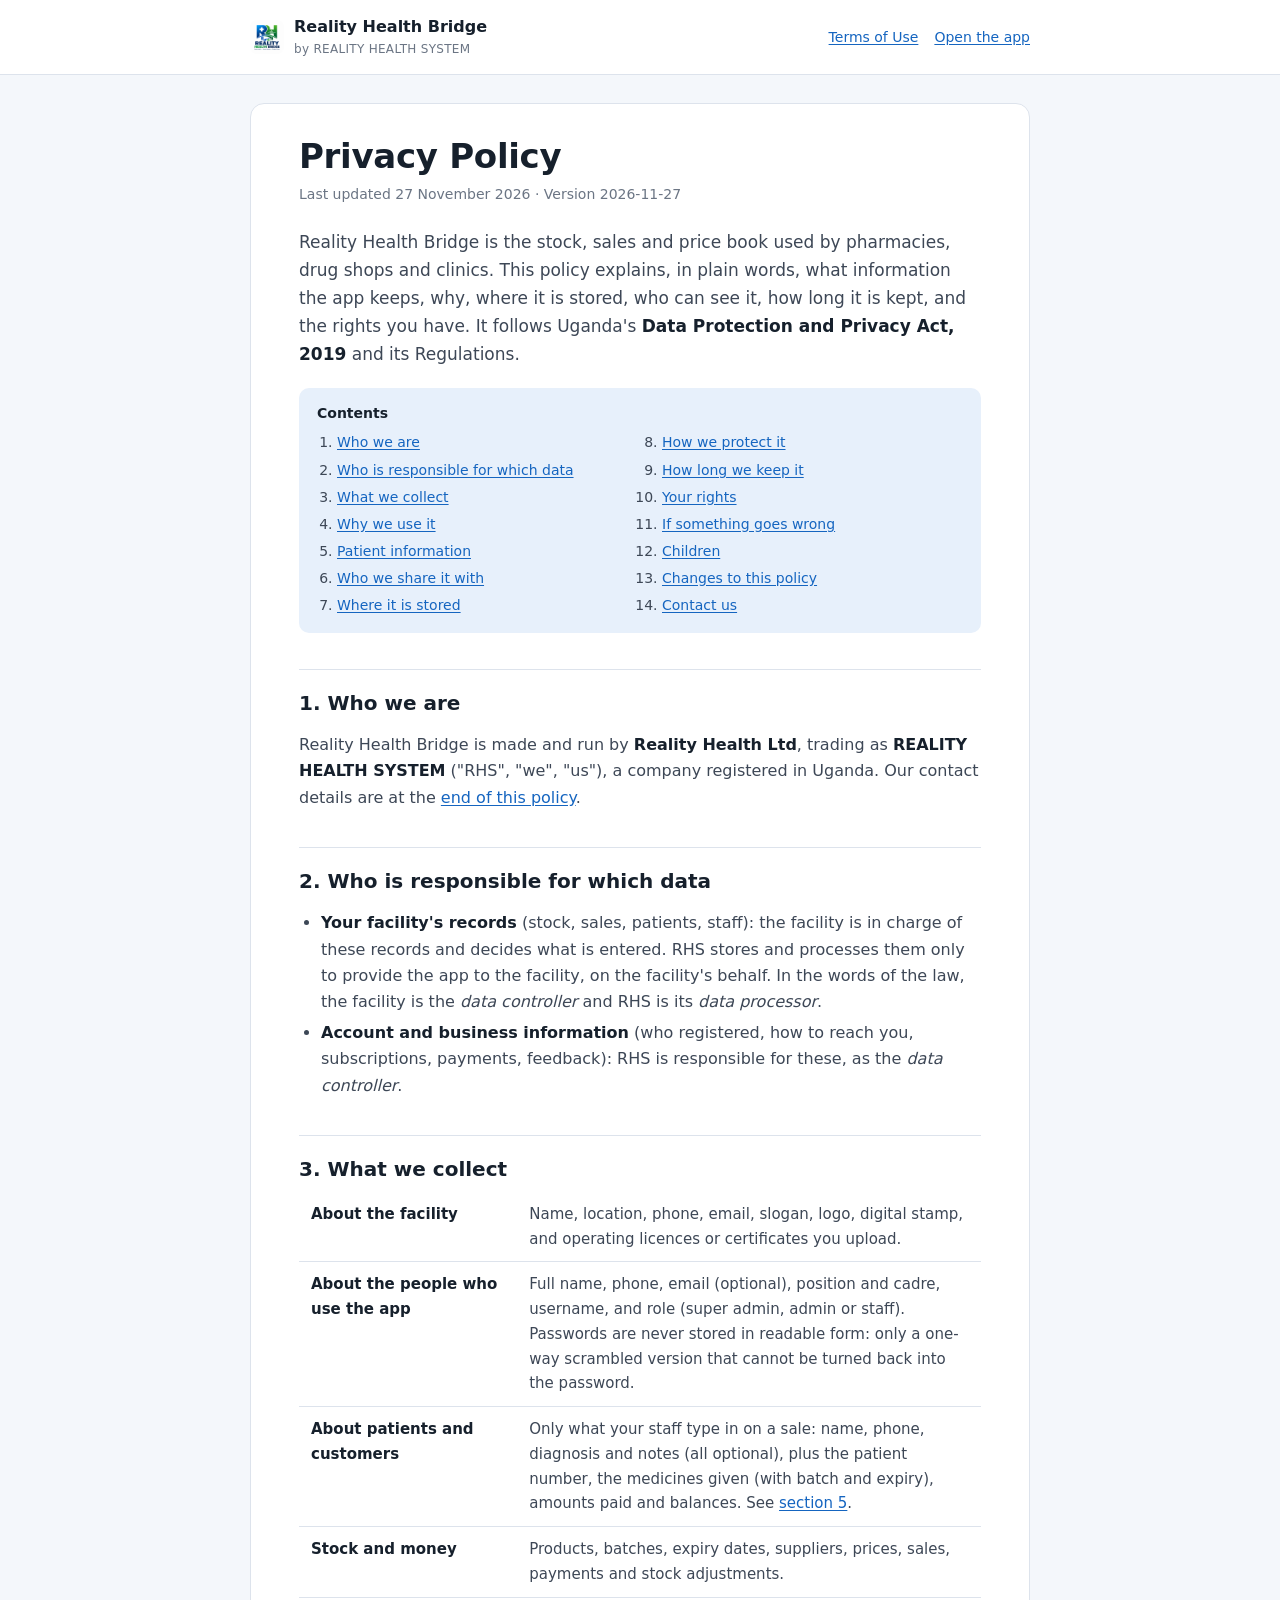
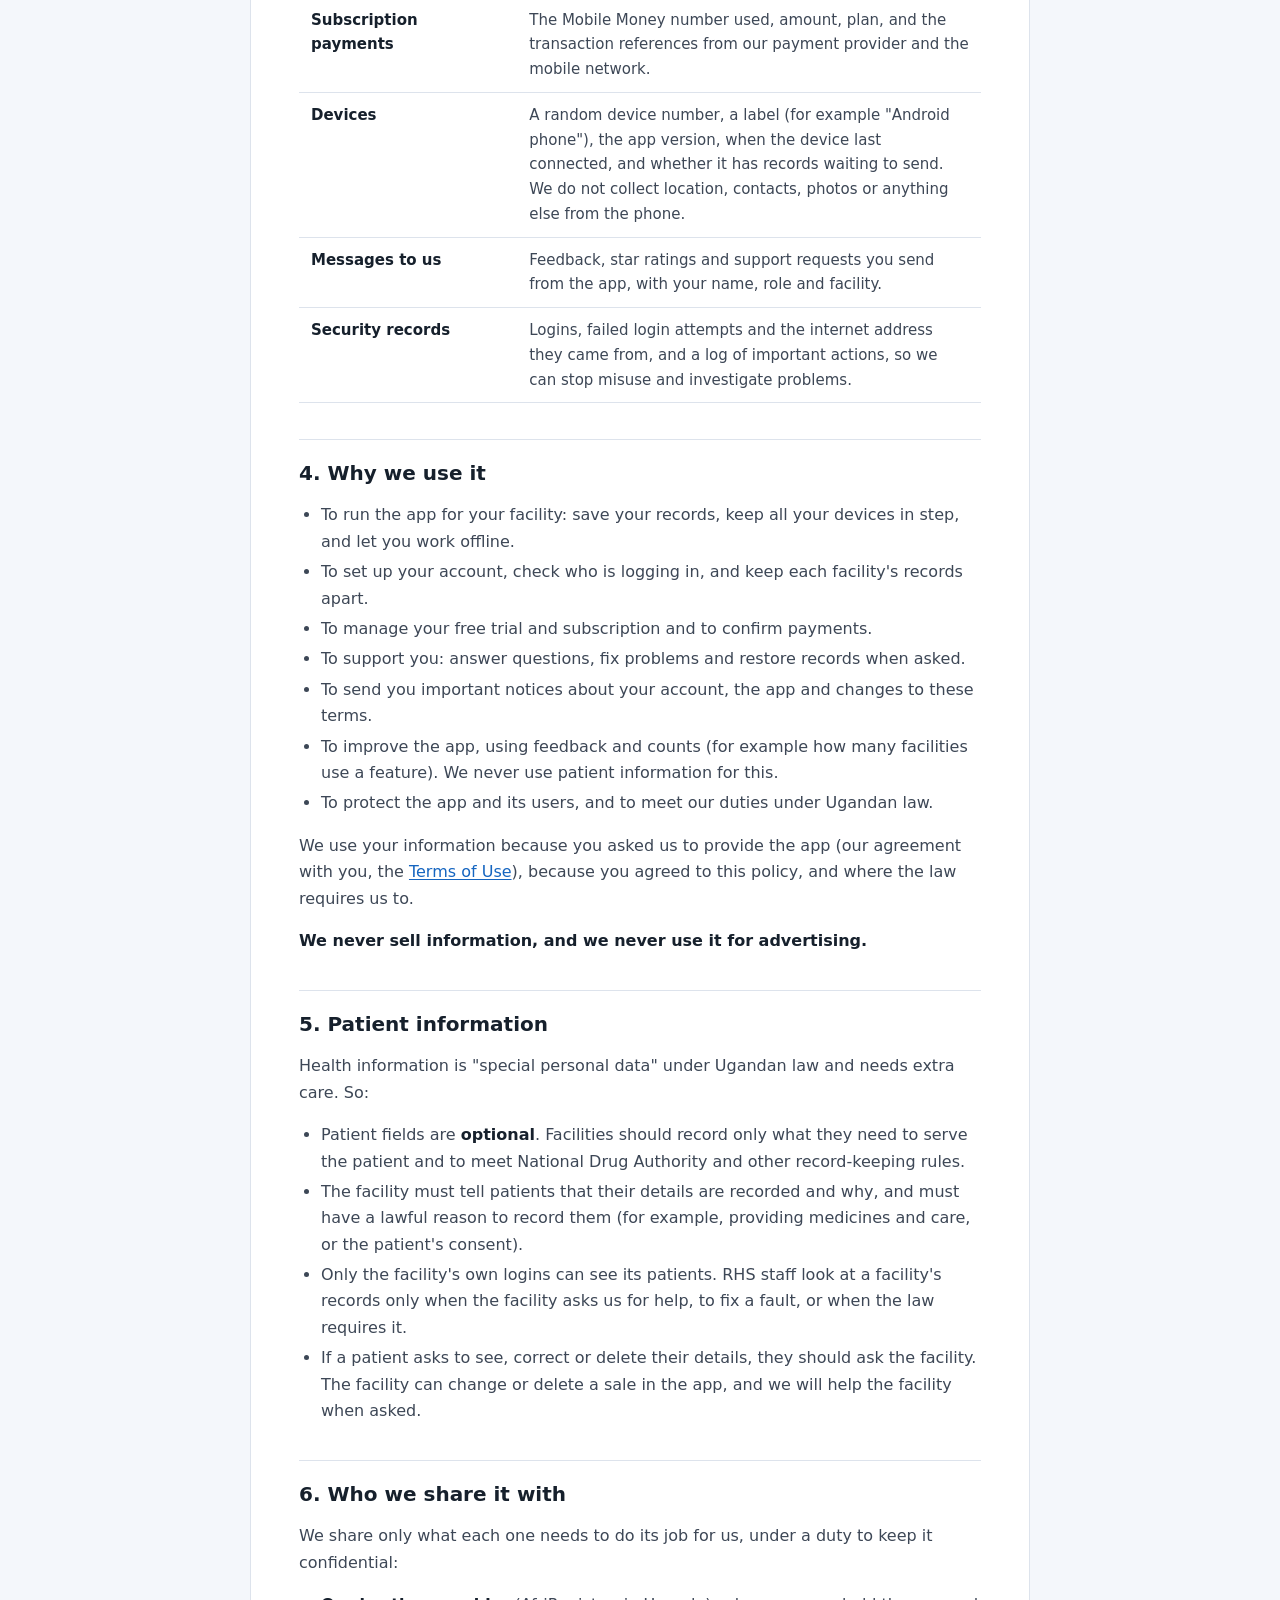
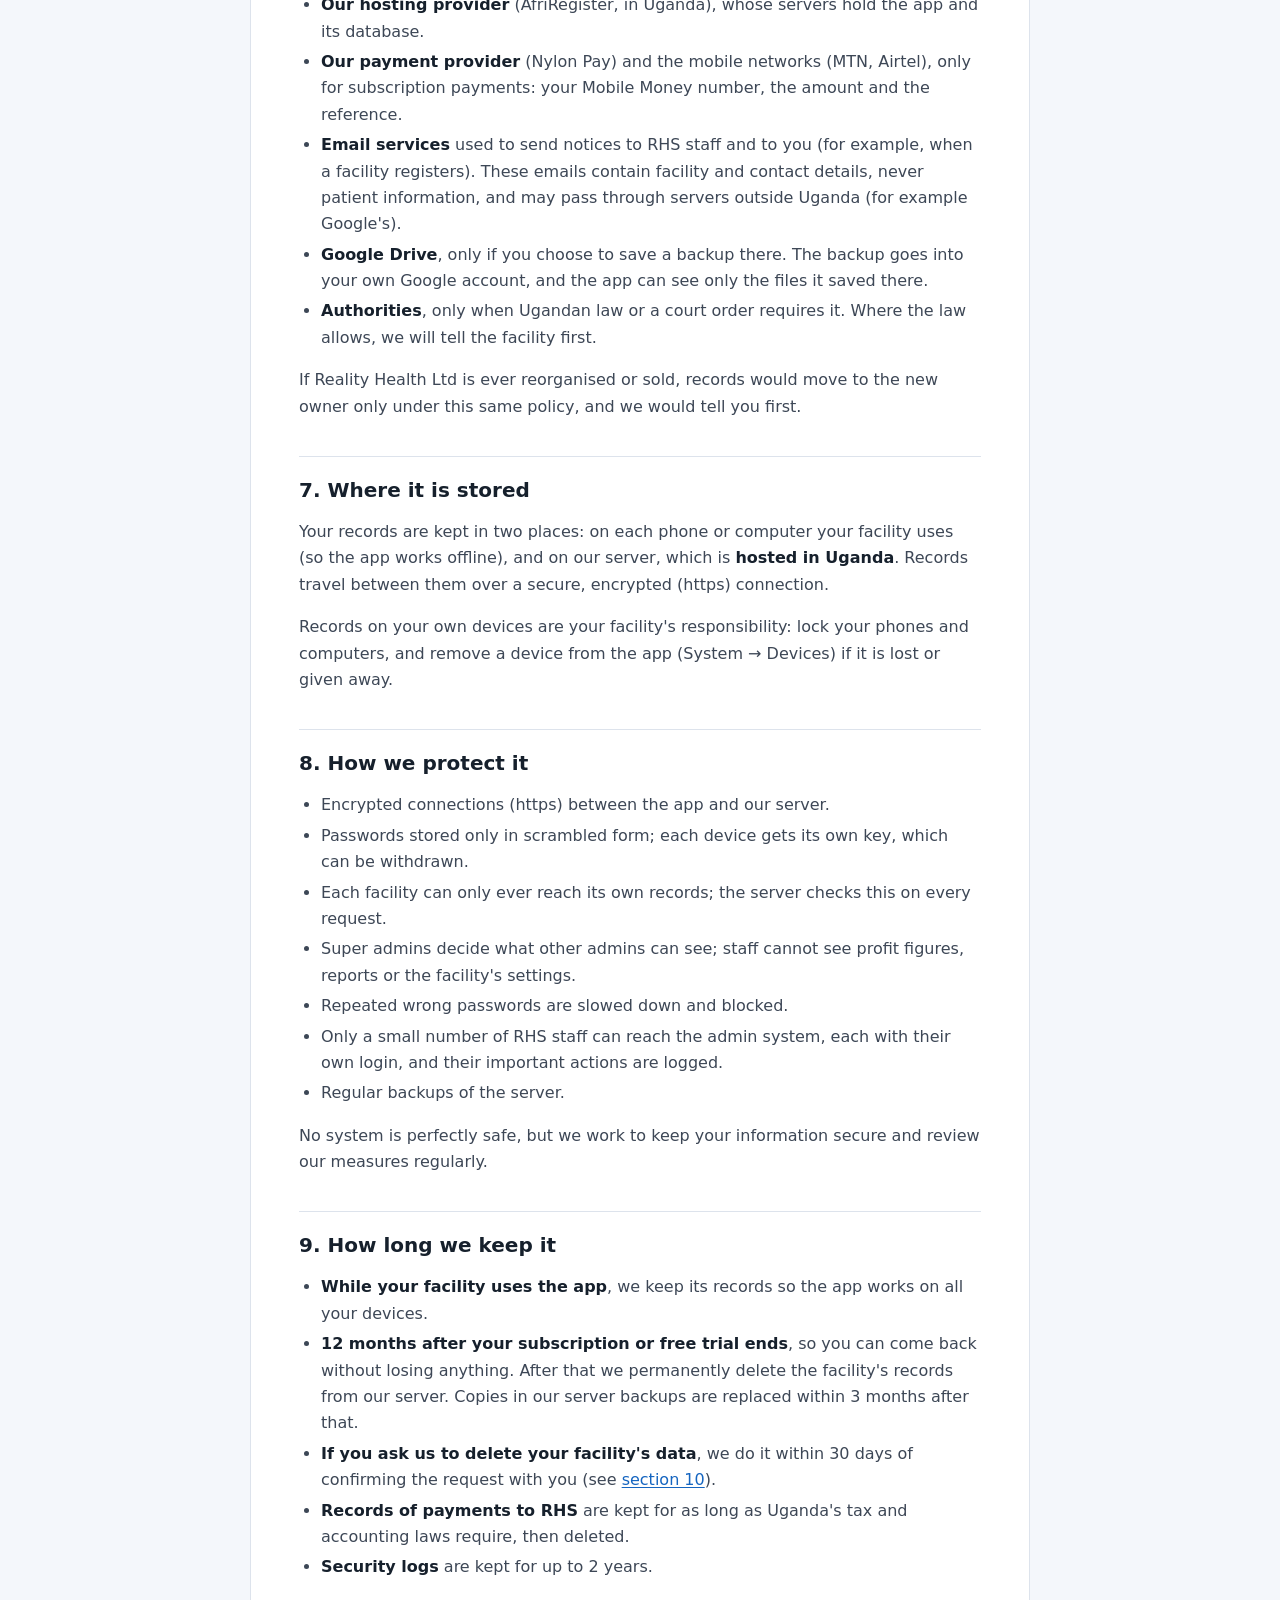
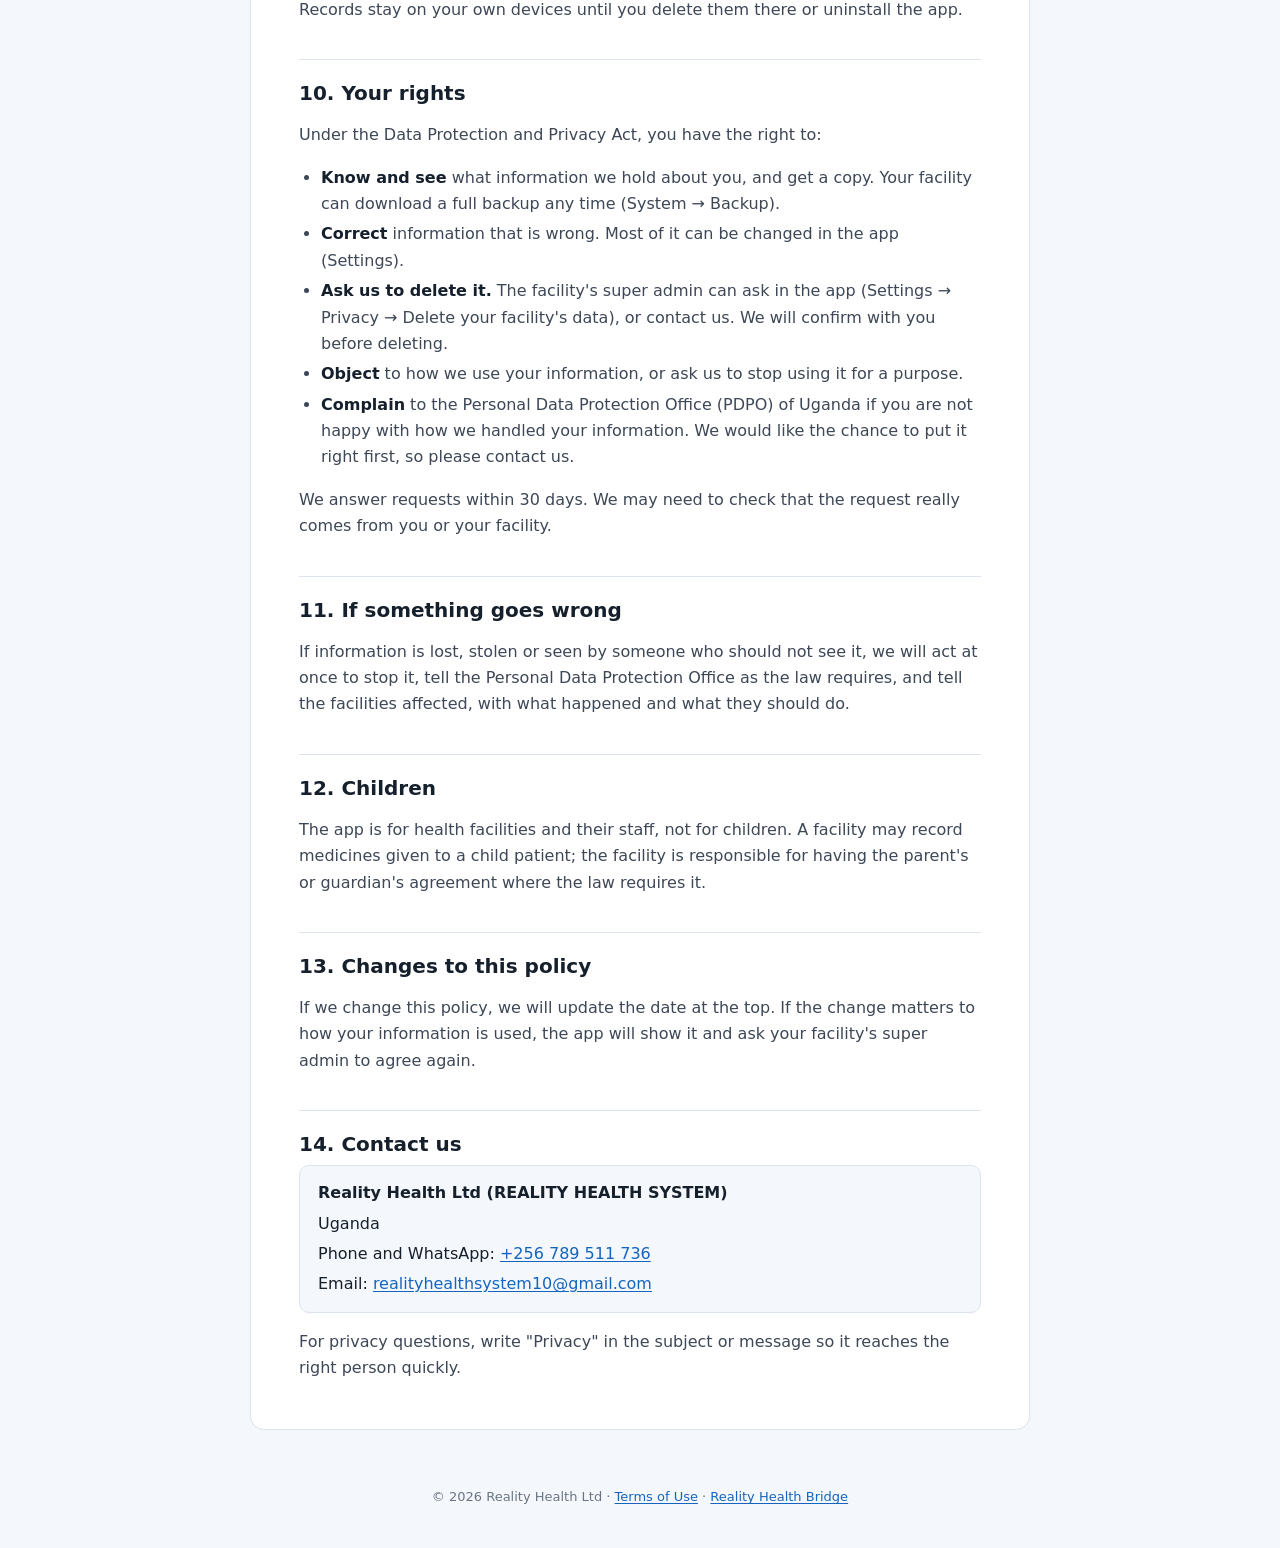
<file: RealityHealthBridge-WebHost/privacy.html>
<!doctype html>
<html lang="en">
<head>
<meta charset="utf-8">
<meta name="viewport" content="width=device-width, initial-scale=1">
<title>Privacy Policy · Reality Health Bridge</title>
<meta name="description" content="How Reality Health Ltd collects, uses, stores and protects information in Reality Health Bridge.">
<link rel="icon" type="image/png" href="assets/img/logo.png">
<link rel="stylesheet" href="css/legal.css">
</head>
<body>
<header class="lg-top">
  <div class="lg-top-in">
    <a class="lg-brand" href="./"><img src="assets/img/logo.png" alt=""><span>Reality Health Bridge<small>by REALITY HEALTH SYSTEM</small></span></a>
    <nav aria-label="Legal pages"><a href="terms.html">Terms of Use</a><a href="./">Open the app</a></nav>
  </div>
</header>

<main>
<article class="lg-paper">
  <h1>Privacy Policy</h1>
  <p class="lg-meta">Last updated 27 November 2026 · Version 2026-11-27</p>

  <p class="lg-lead">Reality Health Bridge is the stock, sales and price book used by pharmacies, drug shops and clinics. This policy explains, in plain words, what information the app keeps, why, where it is stored, who can see it, how long it is kept, and the rights you have. It follows Uganda's <strong>Data Protection and Privacy Act, 2019</strong> and its Regulations.</p>

  <nav class="lg-toc" aria-label="Contents">
    <strong>Contents</strong>
    <ol>
      <li><a href="#who">Who we are</a></li>
      <li><a href="#roles">Who is responsible for which data</a></li>
      <li><a href="#what">What we collect</a></li>
      <li><a href="#why">Why we use it</a></li>
      <li><a href="#patients">Patient information</a></li>
      <li><a href="#share">Who we share it with</a></li>
      <li><a href="#where">Where it is stored</a></li>
      <li><a href="#security">How we protect it</a></li>
      <li><a href="#keep">How long we keep it</a></li>
      <li><a href="#rights">Your rights</a></li>
      <li><a href="#breach">If something goes wrong</a></li>
      <li><a href="#children">Children</a></li>
      <li><a href="#changes">Changes to this policy</a></li>
      <li><a href="#contact">Contact us</a></li>
    </ol>
  </nav>

  <h2 id="who">1. Who we are</h2>
  <p>Reality Health Bridge is made and run by <strong>Reality Health Ltd</strong>, trading as <strong>REALITY HEALTH SYSTEM</strong> ("RHS", "we", "us"), a company registered in Uganda. Our contact details are at the <a href="#contact">end of this policy</a>.</p>

  <h2 id="roles">2. Who is responsible for which data</h2>
  <ul>
    <li><strong>Your facility's records</strong> (stock, sales, patients, staff): the facility is in charge of these records and decides what is entered. RHS stores and processes them only to provide the app to the facility, on the facility's behalf. In the words of the law, the facility is the <em>data controller</em> and RHS is its <em>data processor</em>.</li>
    <li><strong>Account and business information</strong> (who registered, how to reach you, subscriptions, payments, feedback): RHS is responsible for these, as the <em>data controller</em>.</li>
  </ul>

  <h2 id="what">3. What we collect</h2>
  <table class="lg-table">
    <tr><th>About the facility</th><td>Name, location, phone, email, slogan, logo, digital stamp, and operating licences or certificates you upload.</td></tr>
    <tr><th>About the people who use the app</th><td>Full name, phone, email (optional), position and cadre, username, and role (super admin, admin or staff). Passwords are never stored in readable form: only a one-way scrambled version that cannot be turned back into the password.</td></tr>
    <tr><th>About patients and customers</th><td>Only what your staff type in on a sale: name, phone, diagnosis and notes (all optional), plus the patient number, the medicines given (with batch and expiry), amounts paid and balances. See <a href="#patients">section 5</a>.</td></tr>
    <tr><th>Stock and money</th><td>Products, batches, expiry dates, suppliers, prices, sales, payments and stock adjustments.</td></tr>
    <tr><th>Subscription payments</th><td>The Mobile Money number used, amount, plan, and the transaction references from our payment provider and the mobile network.</td></tr>
    <tr><th>Devices</th><td>A random device number, a label (for example "Android phone"), the app version, when the device last connected, and whether it has records waiting to send. We do not collect location, contacts, photos or anything else from the phone.</td></tr>
    <tr><th>Messages to us</th><td>Feedback, star ratings and support requests you send from the app, with your name, role and facility.</td></tr>
    <tr><th>Security records</th><td>Logins, failed login attempts and the internet address they came from, and a log of important actions, so we can stop misuse and investigate problems.</td></tr>
  </table>

  <h2 id="why">4. Why we use it</h2>
  <ul>
    <li>To run the app for your facility: save your records, keep all your devices in step, and let you work offline.</li>
    <li>To set up your account, check who is logging in, and keep each facility's records apart.</li>
    <li>To manage your free trial and subscription and to confirm payments.</li>
    <li>To support you: answer questions, fix problems and restore records when asked.</li>
    <li>To send you important notices about your account, the app and changes to these terms.</li>
    <li>To improve the app, using feedback and counts (for example how many facilities use a feature). We never use patient information for this.</li>
    <li>To protect the app and its users, and to meet our duties under Ugandan law.</li>
  </ul>
  <p>We use your information because you asked us to provide the app (our agreement with you, the <a href="terms.html">Terms of Use</a>), because you agreed to this policy, and where the law requires us to.</p>
  <p><strong>We never sell information, and we never use it for advertising.</strong></p>

  <h2 id="patients">5. Patient information</h2>
  <p>Health information is "special personal data" under Ugandan law and needs extra care. So:</p>
  <ul>
    <li>Patient fields are <strong>optional</strong>. Facilities should record only what they need to serve the patient and to meet National Drug Authority and other record-keeping rules.</li>
    <li>The facility must tell patients that their details are recorded and why, and must have a lawful reason to record them (for example, providing medicines and care, or the patient's consent).</li>
    <li>Only the facility's own logins can see its patients. RHS staff look at a facility's records only when the facility asks us for help, to fix a fault, or when the law requires it.</li>
    <li>If a patient asks to see, correct or delete their details, they should ask the facility. The facility can change or delete a sale in the app, and we will help the facility when asked.</li>
  </ul>

  <h2 id="share">6. Who we share it with</h2>
  <p>We share only what each one needs to do its job for us, under a duty to keep it confidential:</p>
  <ul>
    <li><strong>Our hosting provider</strong> (AfriRegister, in Uganda), whose servers hold the app and its database.</li>
    <li><strong>Our payment provider</strong> (Nylon Pay) and the mobile networks (MTN, Airtel), only for subscription payments: your Mobile Money number, the amount and the reference.</li>
    <li><strong>Email services</strong> used to send notices to RHS staff and to you (for example, when a facility registers). These emails contain facility and contact details, never patient information, and may pass through servers outside Uganda (for example Google's).</li>
    <li><strong>Google Drive</strong>, only if you choose to save a backup there. The backup goes into your own Google account, and the app can see only the files it saved there.</li>
    <li><strong>Authorities</strong>, only when Ugandan law or a court order requires it. Where the law allows, we will tell the facility first.</li>
  </ul>
  <p>If Reality Health Ltd is ever reorganised or sold, records would move to the new owner only under this same policy, and we would tell you first.</p>

  <h2 id="where">7. Where it is stored</h2>
  <p>Your records are kept in two places: on each phone or computer your facility uses (so the app works offline), and on our server, which is <strong>hosted in Uganda</strong>. Records travel between them over a secure, encrypted (https) connection.</p>
  <p>Records on your own devices are your facility's responsibility: lock your phones and computers, and remove a device from the app (System → Devices) if it is lost or given away.</p>

  <h2 id="security">8. How we protect it</h2>
  <ul>
    <li>Encrypted connections (https) between the app and our server.</li>
    <li>Passwords stored only in scrambled form; each device gets its own key, which can be withdrawn.</li>
    <li>Each facility can only ever reach its own records; the server checks this on every request.</li>
    <li>Super admins decide what other admins can see; staff cannot see profit figures, reports or the facility's settings.</li>
    <li>Repeated wrong passwords are slowed down and blocked.</li>
    <li>Only a small number of RHS staff can reach the admin system, each with their own login, and their important actions are logged.</li>
    <li>Regular backups of the server.</li>
  </ul>
  <p>No system is perfectly safe, but we work to keep your information secure and review our measures regularly.</p>

  <h2 id="keep">9. How long we keep it</h2>
  <ul>
    <li><strong>While your facility uses the app</strong>, we keep its records so the app works on all your devices.</li>
    <li><strong>12 months after your subscription or free trial ends</strong>, so you can come back without losing anything. After that we permanently delete the facility's records from our server. Copies in our server backups are replaced within 3 months after that.</li>
    <li><strong>If you ask us to delete your facility's data</strong>, we do it within 30 days of confirming the request with you (see <a href="#rights">section 10</a>).</li>
    <li><strong>Records of payments to RHS</strong> are kept for as long as Uganda's tax and accounting laws require, then deleted.</li>
    <li><strong>Security logs</strong> are kept for up to 2 years.</li>
  </ul>
  <p>Records stay on your own devices until you delete them there or uninstall the app.</p>

  <h2 id="rights">10. Your rights</h2>
  <p>Under the Data Protection and Privacy Act, you have the right to:</p>
  <ul>
    <li><strong>Know and see</strong> what information we hold about you, and get a copy. Your facility can download a full backup any time (System → Backup).</li>
    <li><strong>Correct</strong> information that is wrong. Most of it can be changed in the app (Settings).</li>
    <li><strong>Ask us to delete it.</strong> The facility's super admin can ask in the app (Settings → Privacy → Delete your facility's data), or contact us. We will confirm with you before deleting.</li>
    <li><strong>Object</strong> to how we use your information, or ask us to stop using it for a purpose.</li>
    <li><strong>Complain</strong> to the Personal Data Protection Office (PDPO) of Uganda if you are not happy with how we handled your information. We would like the chance to put it right first, so please contact us.</li>
  </ul>
  <p>We answer requests within 30 days. We may need to check that the request really comes from you or your facility.</p>

  <h2 id="breach">11. If something goes wrong</h2>
  <p>If information is lost, stolen or seen by someone who should not see it, we will act at once to stop it, tell the Personal Data Protection Office as the law requires, and tell the facilities affected, with what happened and what they should do.</p>

  <h2 id="children">12. Children</h2>
  <p>The app is for health facilities and their staff, not for children. A facility may record medicines given to a child patient; the facility is responsible for having the parent's or guardian's agreement where the law requires it.</p>

  <h2 id="changes">13. Changes to this policy</h2>
  <p>If we change this policy, we will update the date at the top. If the change matters to how your information is used, the app will show it and ask your facility's super admin to agree again.</p>

  <h2 id="contact">14. Contact us</h2>
  <div class="lg-contact">
    <strong>Reality Health Ltd (REALITY HEALTH SYSTEM)</strong>
    <span>Uganda</span>
    <span>Phone and WhatsApp: <a href="tel:+256789511736">+256 789 511 736</a></span>
    <span>Email: <a href="mailto:realityhealthsystem10@gmail.com">realityhealthsystem10@gmail.com</a></span>
  </div>
  <p>For privacy questions, write "Privacy" in the subject or message so it reaches the right person quickly.</p>
</article>
</main>
<footer>© 2026 Reality Health Ltd · <a href="terms.html">Terms of Use</a> · <a href="./">Reality Health Bridge</a></footer>
</body>
</html>
</file>
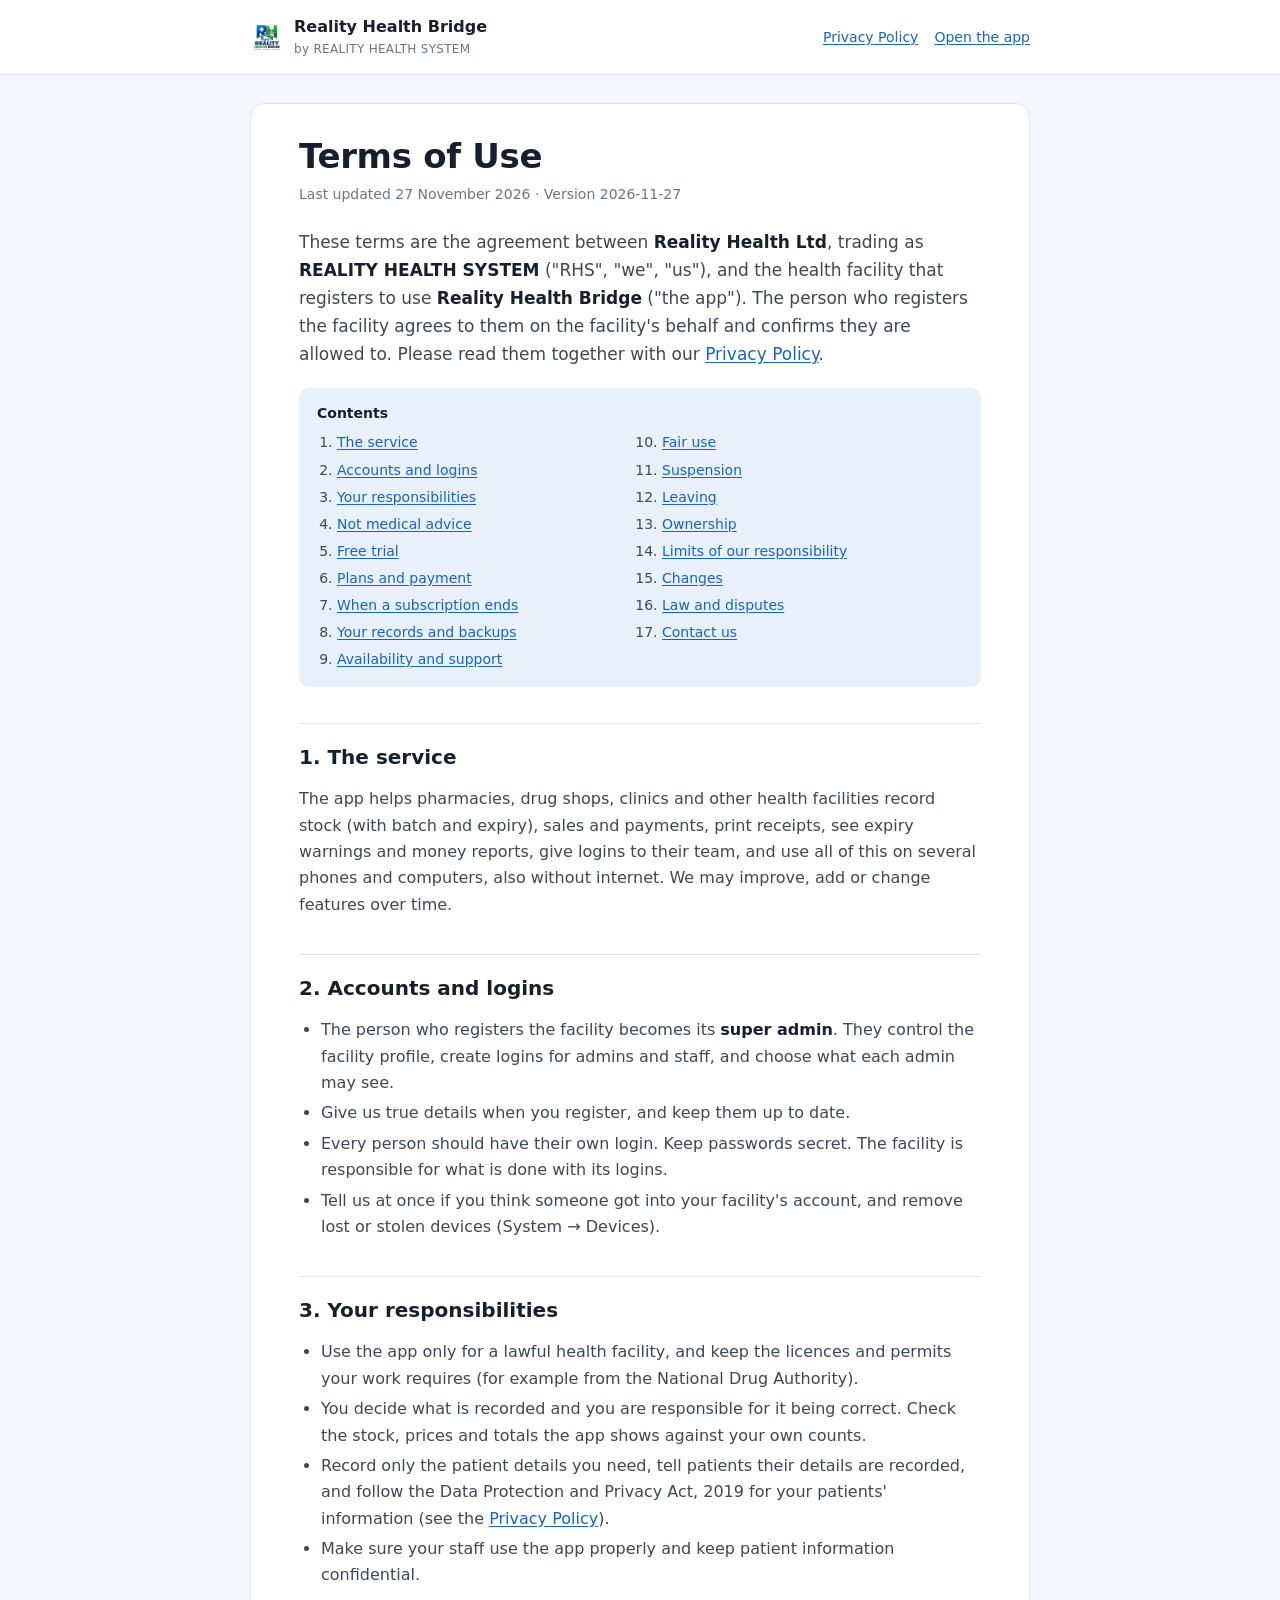
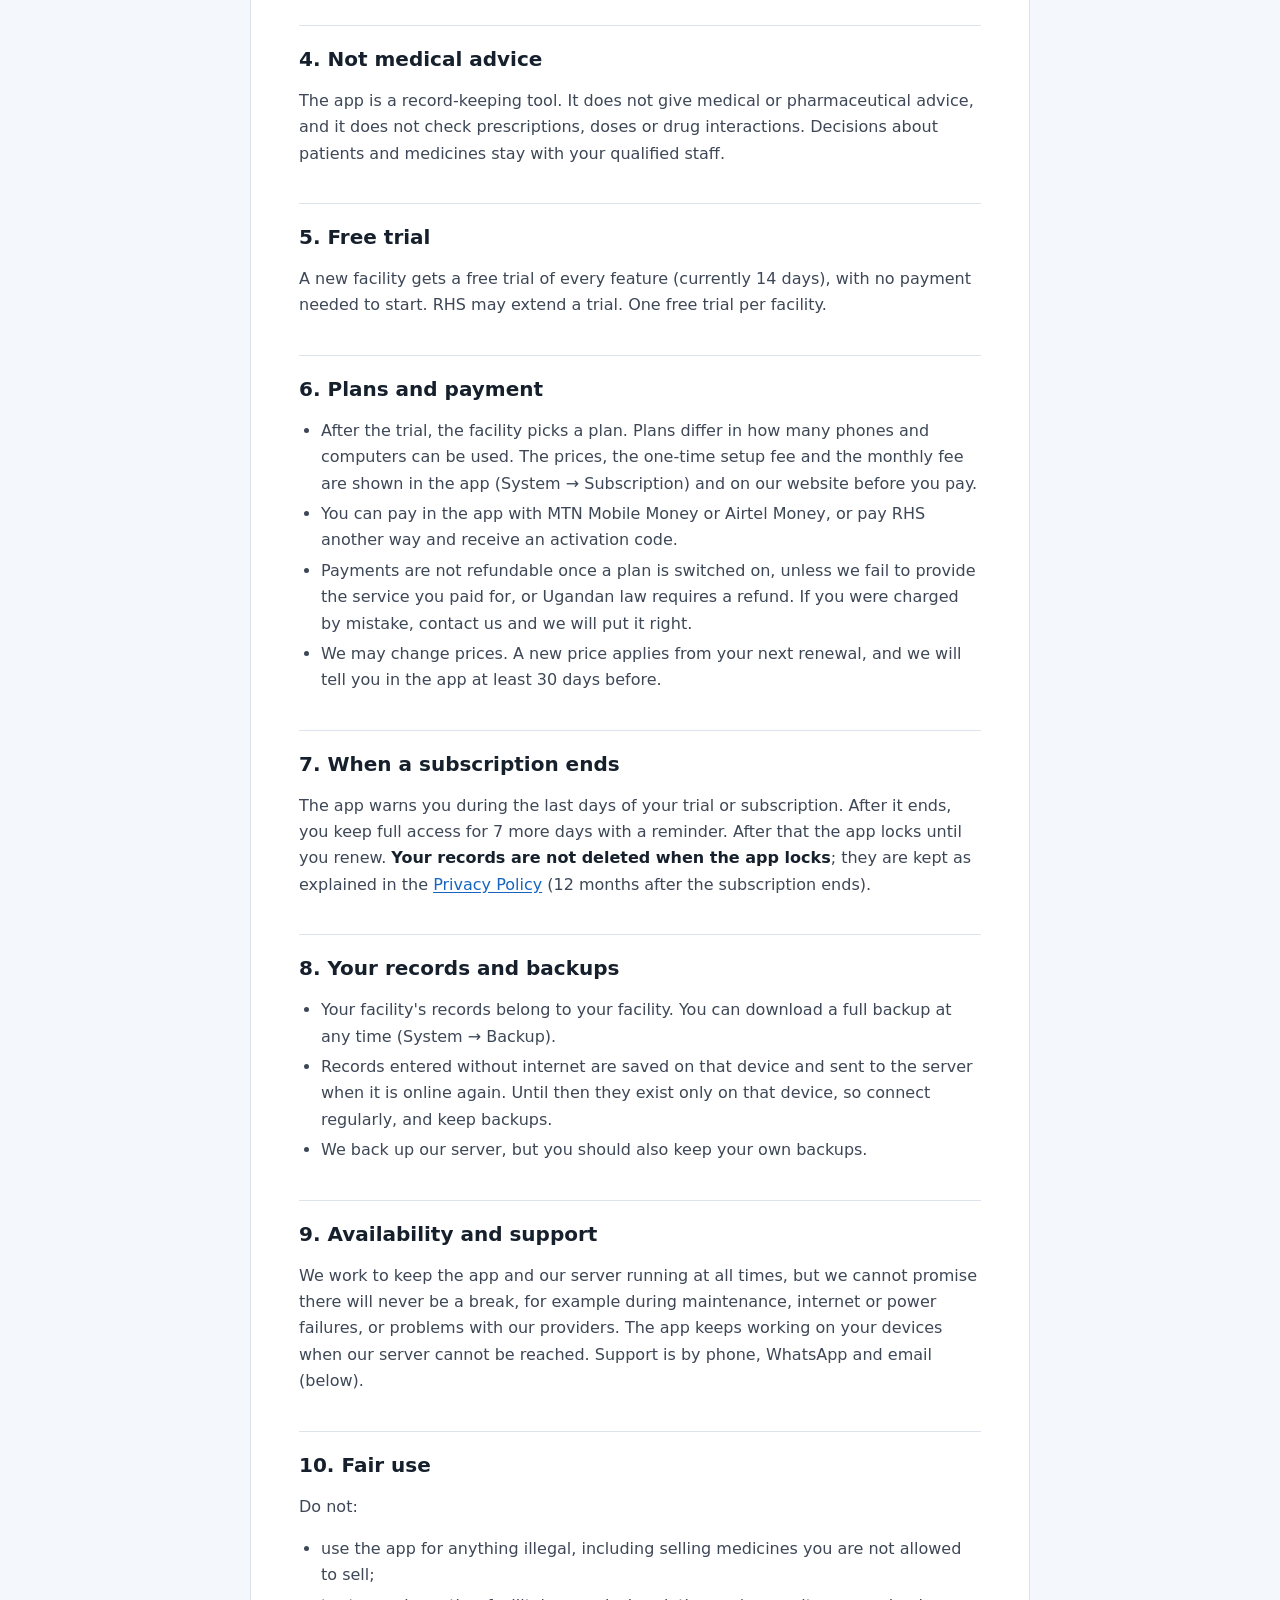
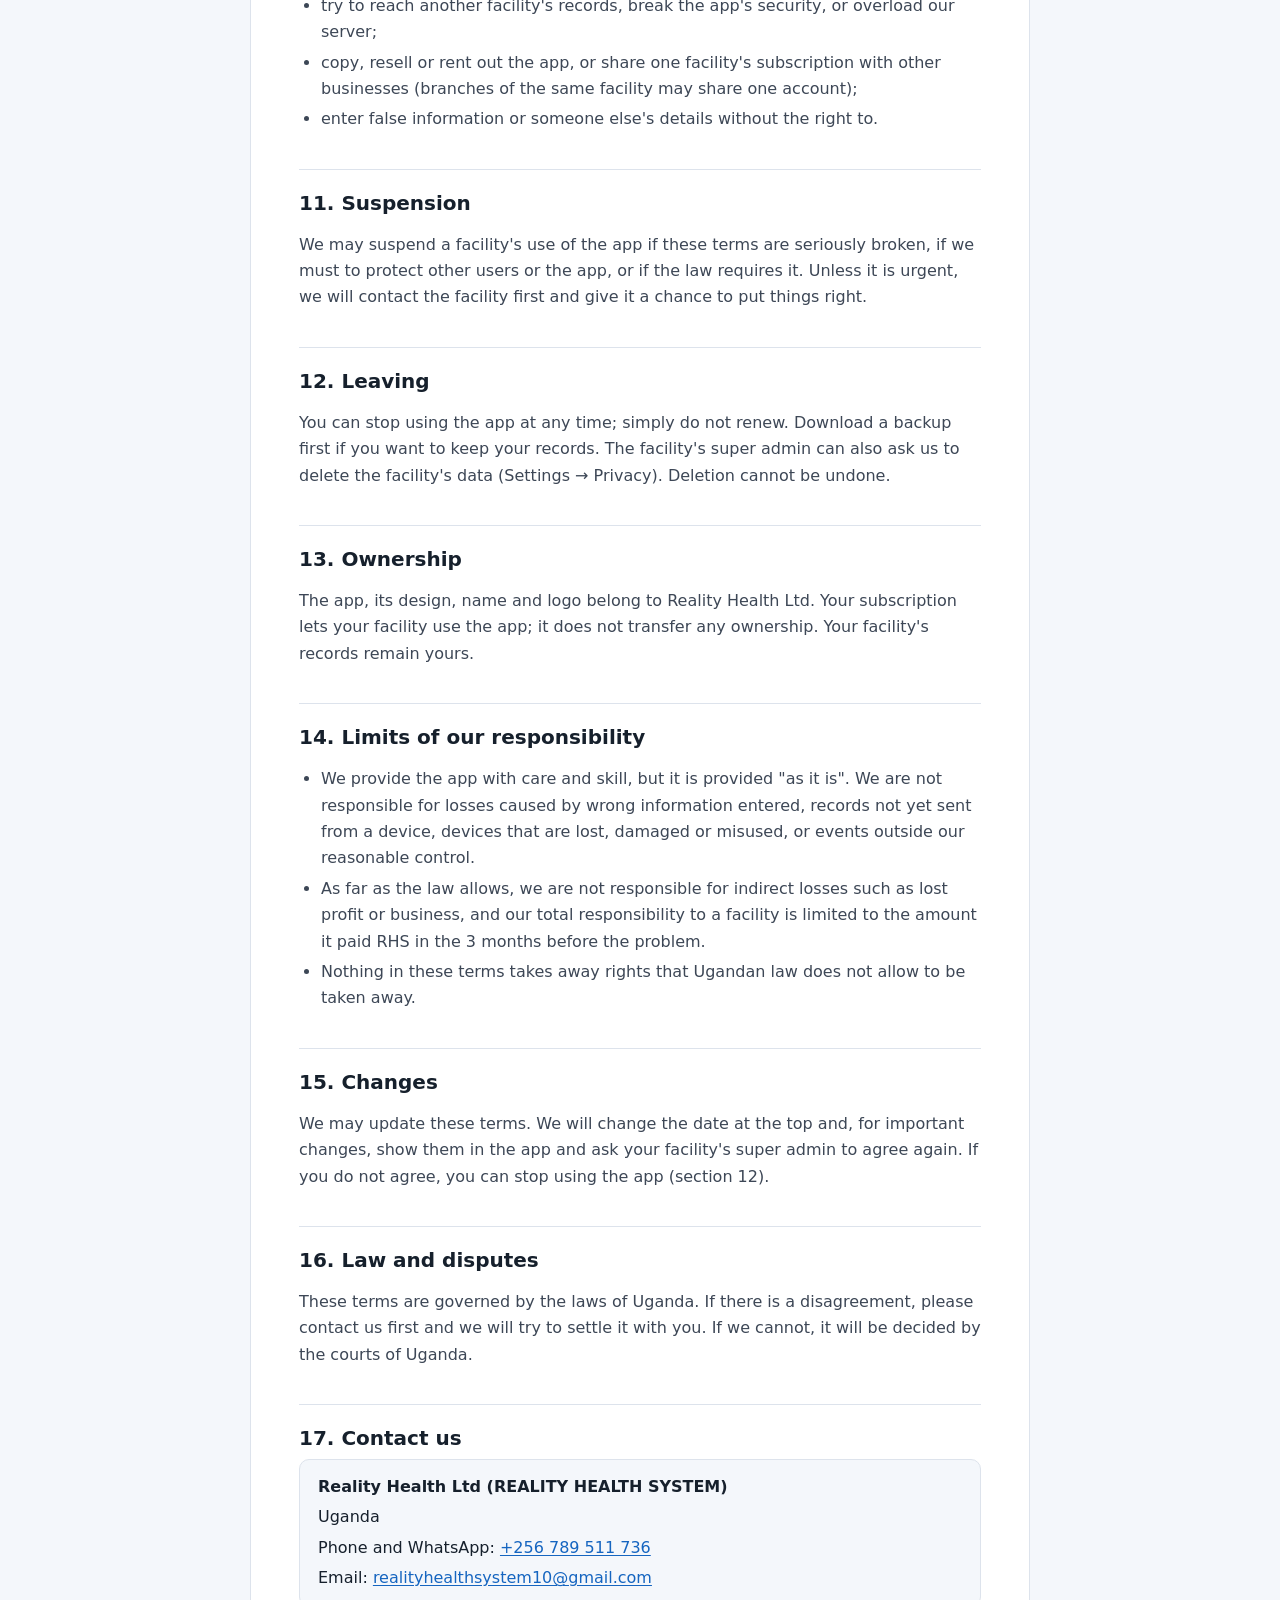
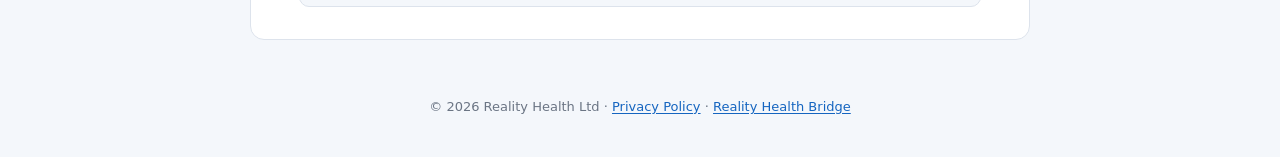
<file: RealityHealthBridge-WebHost/terms.html>
<!doctype html>
<html lang="en">
<head>
<meta charset="utf-8">
<meta name="viewport" content="width=device-width, initial-scale=1">
<title>Terms of Use · Reality Health Bridge</title>
<meta name="description" content="The agreement between Reality Health Ltd and the facilities that use Reality Health Bridge.">
<link rel="icon" type="image/png" href="assets/img/logo.png">
<link rel="stylesheet" href="css/legal.css">
</head>
<body>
<header class="lg-top">
  <div class="lg-top-in">
    <a class="lg-brand" href="./"><img src="assets/img/logo.png" alt=""><span>Reality Health Bridge<small>by REALITY HEALTH SYSTEM</small></span></a>
    <nav aria-label="Legal pages"><a href="privacy.html">Privacy Policy</a><a href="./">Open the app</a></nav>
  </div>
</header>

<main>
<article class="lg-paper">
  <h1>Terms of Use</h1>
  <p class="lg-meta">Last updated 27 November 2026 · Version 2026-11-27</p>

  <p class="lg-lead">These terms are the agreement between <strong>Reality Health Ltd</strong>, trading as <strong>REALITY HEALTH SYSTEM</strong> ("RHS", "we", "us"), and the health facility that registers to use <strong>Reality Health Bridge</strong> ("the app"). The person who registers the facility agrees to them on the facility's behalf and confirms they are allowed to. Please read them together with our <a href="privacy.html">Privacy Policy</a>.</p>

  <nav class="lg-toc" aria-label="Contents">
    <strong>Contents</strong>
    <ol>
      <li><a href="#service">The service</a></li>
      <li><a href="#accounts">Accounts and logins</a></li>
      <li><a href="#duties">Your responsibilities</a></li>
      <li><a href="#medical">Not medical advice</a></li>
      <li><a href="#trial">Free trial</a></li>
      <li><a href="#pay">Plans and payment</a></li>
      <li><a href="#expiry">When a subscription ends</a></li>
      <li><a href="#records">Your records and backups</a></li>
      <li><a href="#available">Availability and support</a></li>
      <li><a href="#use">Fair use</a></li>
      <li><a href="#suspend">Suspension</a></li>
      <li><a href="#leave">Leaving</a></li>
      <li><a href="#ip">Ownership</a></li>
      <li><a href="#liability">Limits of our responsibility</a></li>
      <li><a href="#changes">Changes</a></li>
      <li><a href="#law">Law and disputes</a></li>
      <li><a href="#contact">Contact us</a></li>
    </ol>
  </nav>

  <h2 id="service">1. The service</h2>
  <p>The app helps pharmacies, drug shops, clinics and other health facilities record stock (with batch and expiry), sales and payments, print receipts, see expiry warnings and money reports, give logins to their team, and use all of this on several phones and computers, also without internet. We may improve, add or change features over time.</p>

  <h2 id="accounts">2. Accounts and logins</h2>
  <ul>
    <li>The person who registers the facility becomes its <strong>super admin</strong>. They control the facility profile, create logins for admins and staff, and choose what each admin may see.</li>
    <li>Give us true details when you register, and keep them up to date.</li>
    <li>Every person should have their own login. Keep passwords secret. The facility is responsible for what is done with its logins.</li>
    <li>Tell us at once if you think someone got into your facility's account, and remove lost or stolen devices (System → Devices).</li>
  </ul>

  <h2 id="duties">3. Your responsibilities</h2>
  <ul>
    <li>Use the app only for a lawful health facility, and keep the licences and permits your work requires (for example from the National Drug Authority).</li>
    <li>You decide what is recorded and you are responsible for it being correct. Check the stock, prices and totals the app shows against your own counts.</li>
    <li>Record only the patient details you need, tell patients their details are recorded, and follow the Data Protection and Privacy Act, 2019 for your patients' information (see the <a href="privacy.html#patients">Privacy Policy</a>).</li>
    <li>Make sure your staff use the app properly and keep patient information confidential.</li>
  </ul>

  <h2 id="medical">4. Not medical advice</h2>
  <p>The app is a record-keeping tool. It does not give medical or pharmaceutical advice, and it does not check prescriptions, doses or drug interactions. Decisions about patients and medicines stay with your qualified staff.</p>

  <h2 id="trial">5. Free trial</h2>
  <p>A new facility gets a free trial of every feature (currently 14 days), with no payment needed to start. RHS may extend a trial. One free trial per facility.</p>

  <h2 id="pay">6. Plans and payment</h2>
  <ul>
    <li>After the trial, the facility picks a plan. Plans differ in how many phones and computers can be used. The prices, the one-time setup fee and the monthly fee are shown in the app (System → Subscription) and on our website before you pay.</li>
    <li>You can pay in the app with MTN Mobile Money or Airtel Money, or pay RHS another way and receive an activation code.</li>
    <li>Payments are not refundable once a plan is switched on, unless we fail to provide the service you paid for, or Ugandan law requires a refund. If you were charged by mistake, contact us and we will put it right.</li>
    <li>We may change prices. A new price applies from your next renewal, and we will tell you in the app at least 30 days before.</li>
  </ul>

  <h2 id="expiry">7. When a subscription ends</h2>
  <p>The app warns you during the last days of your trial or subscription. After it ends, you keep full access for 7 more days with a reminder. After that the app locks until you renew. <strong>Your records are not deleted when the app locks</strong>; they are kept as explained in the <a href="privacy.html#keep">Privacy Policy</a> (12 months after the subscription ends).</p>

  <h2 id="records">8. Your records and backups</h2>
  <ul>
    <li>Your facility's records belong to your facility. You can download a full backup at any time (System → Backup).</li>
    <li>Records entered without internet are saved on that device and sent to the server when it is online again. Until then they exist only on that device, so connect regularly, and keep backups.</li>
    <li>We back up our server, but you should also keep your own backups.</li>
  </ul>

  <h2 id="available">9. Availability and support</h2>
  <p>We work to keep the app and our server running at all times, but we cannot promise there will never be a break, for example during maintenance, internet or power failures, or problems with our providers. The app keeps working on your devices when our server cannot be reached. Support is by phone, WhatsApp and email (below).</p>

  <h2 id="use">10. Fair use</h2>
  <p>Do not:</p>
  <ul>
    <li>use the app for anything illegal, including selling medicines you are not allowed to sell;</li>
    <li>try to reach another facility's records, break the app's security, or overload our server;</li>
    <li>copy, resell or rent out the app, or share one facility's subscription with other businesses (branches of the same facility may share one account);</li>
    <li>enter false information or someone else's details without the right to.</li>
  </ul>

  <h2 id="suspend">11. Suspension</h2>
  <p>We may suspend a facility's use of the app if these terms are seriously broken, if we must to protect other users or the app, or if the law requires it. Unless it is urgent, we will contact the facility first and give it a chance to put things right.</p>

  <h2 id="leave">12. Leaving</h2>
  <p>You can stop using the app at any time; simply do not renew. Download a backup first if you want to keep your records. The facility's super admin can also ask us to delete the facility's data (Settings → Privacy). Deletion cannot be undone.</p>

  <h2 id="ip">13. Ownership</h2>
  <p>The app, its design, name and logo belong to Reality Health Ltd. Your subscription lets your facility use the app; it does not transfer any ownership. Your facility's records remain yours.</p>

  <h2 id="liability">14. Limits of our responsibility</h2>
  <ul>
    <li>We provide the app with care and skill, but it is provided "as it is". We are not responsible for losses caused by wrong information entered, records not yet sent from a device, devices that are lost, damaged or misused, or events outside our reasonable control.</li>
    <li>As far as the law allows, we are not responsible for indirect losses such as lost profit or business, and our total responsibility to a facility is limited to the amount it paid RHS in the 3 months before the problem.</li>
    <li>Nothing in these terms takes away rights that Ugandan law does not allow to be taken away.</li>
  </ul>

  <h2 id="changes">15. Changes</h2>
  <p>We may update these terms. We will change the date at the top and, for important changes, show them in the app and ask your facility's super admin to agree again. If you do not agree, you can stop using the app (section 12).</p>

  <h2 id="law">16. Law and disputes</h2>
  <p>These terms are governed by the laws of Uganda. If there is a disagreement, please contact us first and we will try to settle it with you. If we cannot, it will be decided by the courts of Uganda.</p>

  <h2 id="contact">17. Contact us</h2>
  <div class="lg-contact">
    <strong>Reality Health Ltd (REALITY HEALTH SYSTEM)</strong>
    <span>Uganda</span>
    <span>Phone and WhatsApp: <a href="tel:+256789511736">+256 789 511 736</a></span>
    <span>Email: <a href="mailto:realityhealthsystem10@gmail.com">realityhealthsystem10@gmail.com</a></span>
  </div>
</article>
</main>
<footer>© 2026 Reality Health Ltd · <a href="privacy.html">Privacy Policy</a> · <a href="./">Reality Health Bridge</a></footer>
</body>
</html>
</file>
<file: RealityHealthBridge-WebHost/css/legal.css>
/* Privacy Policy and Terms of Use pages (privacy.html, terms.html). Standalone: no app scripts. */
:root{
  --bg:#F4F7FB; --paper:#FFFFFF; --ink:#16202C; --ink-2:#3D4756; --ink-3:#6B7584; --line:#DDE3EC;
  --brand:#1565C0; --brand-soft:#E7F0FB; --note:#FFF7E6; --note-line:#F2D49B;
  color-scheme: light dark;
}
@media (prefers-color-scheme: dark){
  :root{ --bg:#0E141B; --paper:#151D27; --ink:#E8EDF3; --ink-2:#C3CCD7; --ink-3:#8D98A6; --line:#26313E;
         --brand:#6AA8F0; --brand-soft:#16273B; --note:#2A2314; --note-line:#5A4720; }
}
*{ box-sizing:border-box; }
html{ -webkit-text-size-adjust:100%; scroll-padding-top:16px; }
body{ margin:0; background:var(--bg); color:var(--ink); font:16px/1.65 "Inter", system-ui, -apple-system, "Segoe UI", Roboto, sans-serif; }
a{ color:var(--brand); text-underline-offset:2px; }
a:focus-visible{ outline:2px solid var(--brand); outline-offset:2px; border-radius:3px; }

.lg-top{ background:var(--paper); border-bottom:1px solid var(--line); }
.lg-top-in{ max-width:820px; margin:0 auto; padding:14px 20px; display:flex; align-items:center; gap:12px; justify-content:space-between; }
.lg-brand{ display:flex; align-items:center; gap:10px; color:var(--ink); text-decoration:none; font-weight:700; }
.lg-brand img{ width:34px; height:34px; border-radius:8px; }
.lg-brand small{ display:block; font-weight:500; font-size:12px; color:var(--ink-3); letter-spacing:.3px; }
.lg-top nav{ display:flex; gap:16px; font-size:14px; }
@media (max-width:520px){ .lg-brand small{ display:none; } .lg-top nav{ flex-direction:column; gap:2px; text-align:right; font-size:13px; } }

main{ max-width:820px; margin:0 auto; padding:28px 20px 56px; }
.lg-paper{ background:var(--paper); border:1px solid var(--line); border-radius:14px; padding:32px clamp(20px, 5vw, 48px); }
h1{ font:800 clamp(26px, 5vw, 34px)/1.2 "Poppins", "Inter", system-ui, sans-serif; margin:0 0 6px; letter-spacing:-.3px; }
.lg-meta{ color:var(--ink-3); font-size:14px; margin:0 0 22px; }
.lg-lead{ font-size:17px; color:var(--ink-2); }
h2{ font:700 20px/1.3 "Poppins", "Inter", system-ui, sans-serif; margin:36px 0 8px; padding-top:20px; border-top:1px solid var(--line); }
h3{ font-size:16px; margin:20px 0 4px; }
p, li{ color:var(--ink-2); }
ul{ padding-left:22px; }
li{ margin:4px 0; }
strong{ color:var(--ink); }

.lg-toc{ background:var(--brand-soft); border-radius:10px; padding:14px 18px; margin:20px 0 8px; }
.lg-toc strong{ display:block; margin-bottom:4px; font-size:14px; }
.lg-toc ol{ margin:0; padding-left:20px; columns:2 220px; column-gap:24px; font-size:14px; }
.lg-toc li{ margin:0; padding:2px 0; break-inside:avoid; }

.lg-note{ background:var(--note); border:1px solid var(--note-line); border-radius:10px; padding:12px 16px; margin:16px 0; }
.lg-note p{ margin:0; }
.lg-table{ width:100%; border-collapse:collapse; font-size:15px; margin:10px 0; }
.lg-table th, .lg-table td{ text-align:left; vertical-align:top; padding:10px 12px; border-bottom:1px solid var(--line); }
.lg-table th{ width:32%; color:var(--ink); font-weight:600; }
.lg-table td{ color:var(--ink-2); }
@media (max-width:560px){
  .lg-table, .lg-table tbody, .lg-table tr, .lg-table th, .lg-table td{ display:block; width:100%; }
  .lg-table th{ border-bottom:0; padding-bottom:0; }
}
.lg-contact{ display:grid; gap:4px; background:var(--bg); border:1px solid var(--line); border-radius:10px; padding:14px 18px; }

footer{ max-width:820px; margin:0 auto; padding:0 20px 40px; color:var(--ink-3); font-size:13px; text-align:center; }
@media print{
  body{ background:#fff; }
  .lg-top nav, .lg-toc{ display:none; }
  .lg-paper{ border:0; padding:0; }
  a{ color:inherit; }
}
</file>
